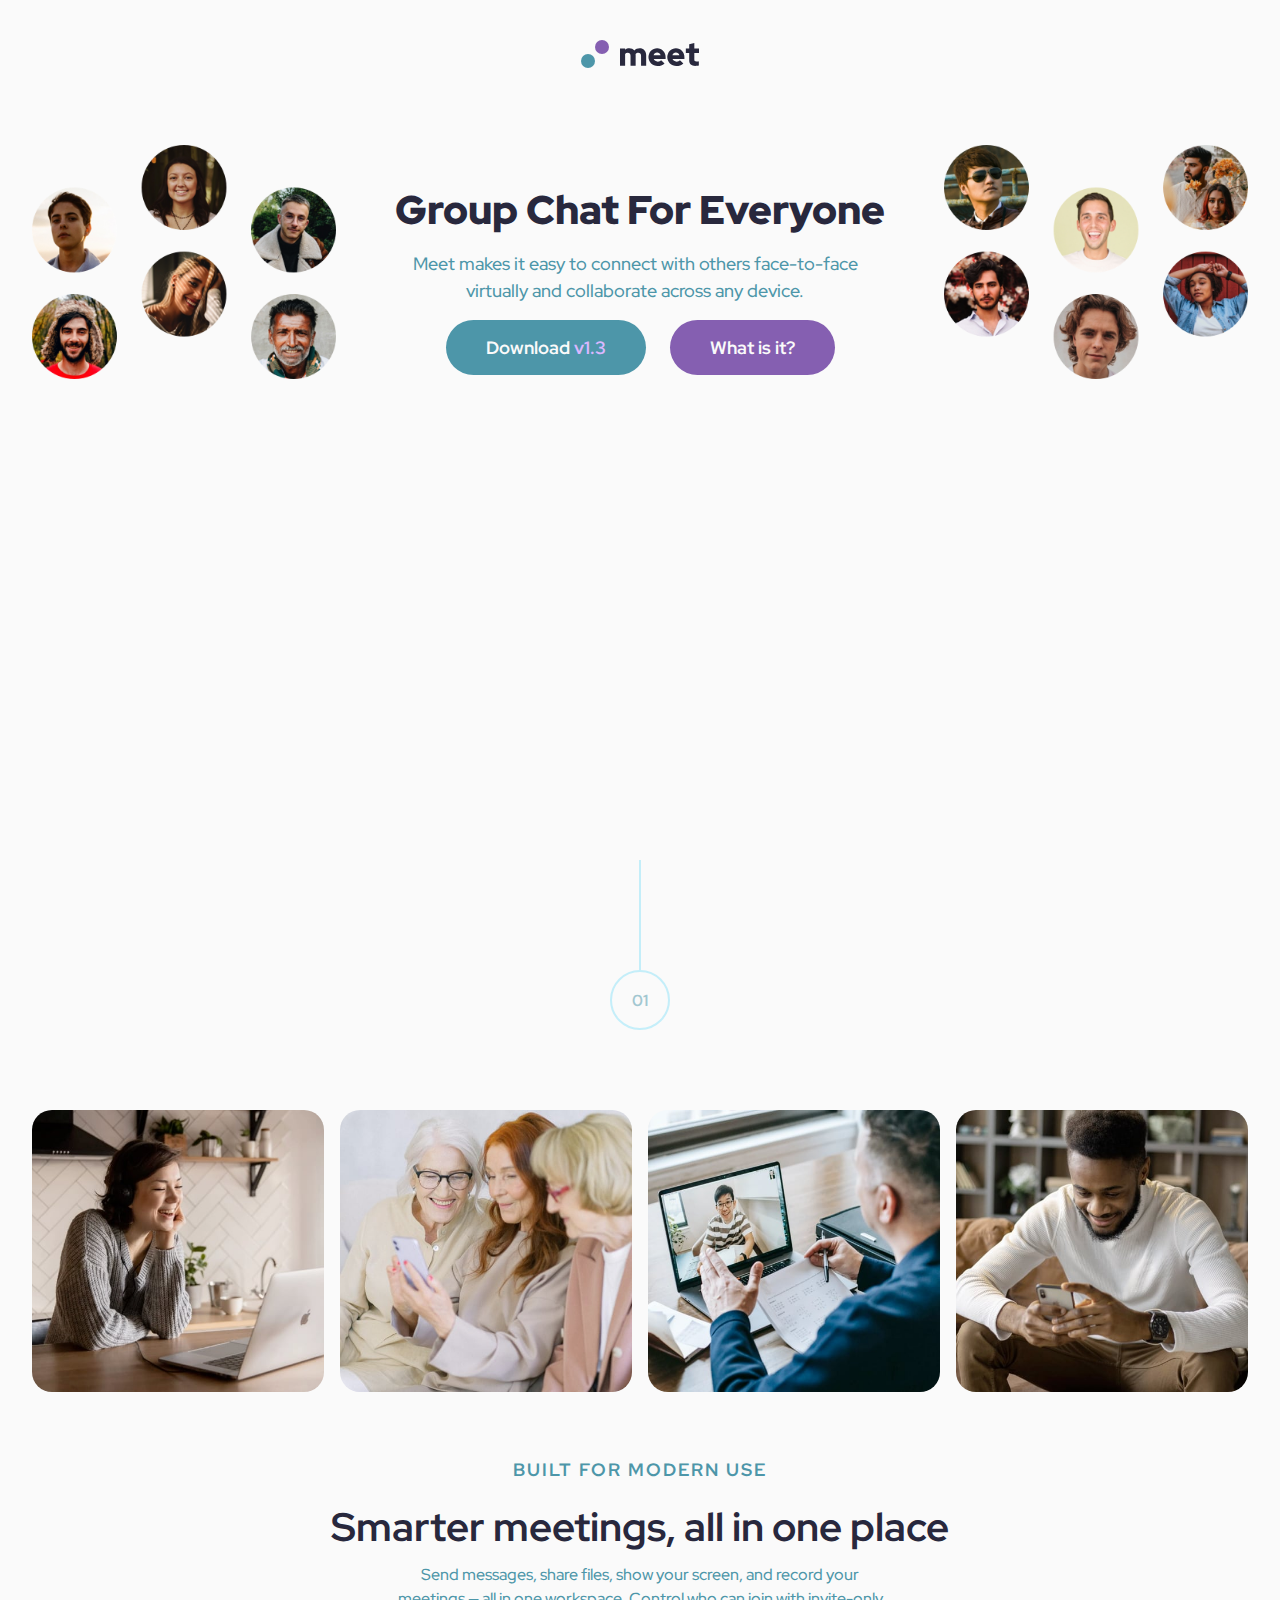
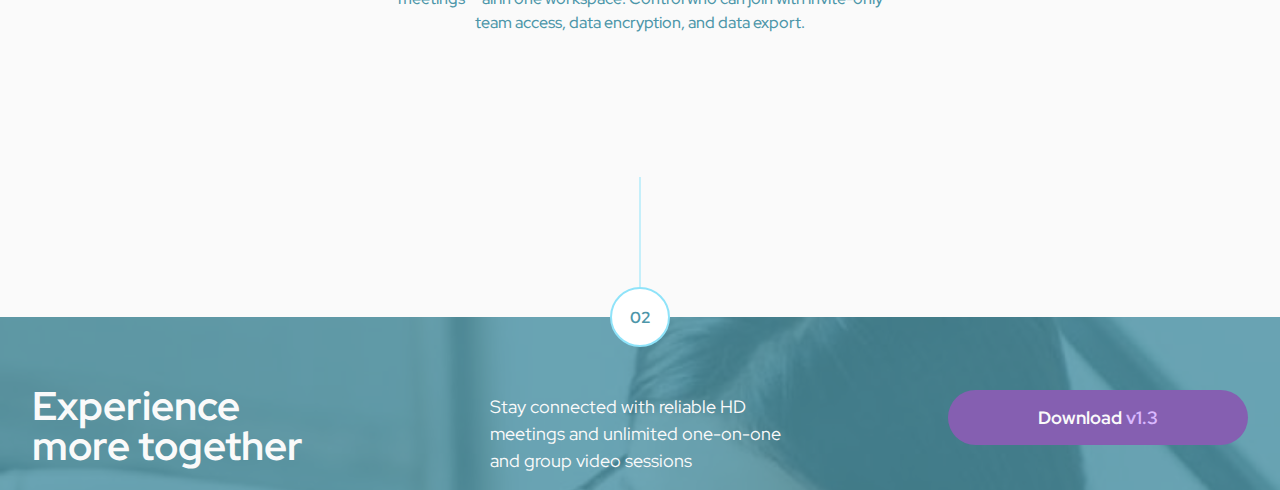
<file: starter-code/index.html>
<!DOCTYPE html>
<html lang="en">
  <head>
    <meta charset="UTF-8" />
    <meta name="viewport" content="width=device-width, initial-scale=1.0" />

    <link
      rel="icon"
      type="image/png"
      sizes="32x32"
      href="./assets/favicon-32x32.png"
    />
    <link rel="preconnect" href="https://fonts.googleapis.com" />
    <link rel="preconnect" href="https://fonts.gstatic.com" crossorigin />
    <link
      href="https://fonts.googleapis.com/css2?family=Red+Hat+Display:ital,wght@0,300..900;1,300..900&display=swap"
      rel="stylesheet"
    />
    <link rel="stylesheet" href="./styles.css" />

    <title>Frontend Mentor | Meet landing page</title>
  </head>
  <body>
    <header class="header">
      <div class="logo">
        <img src="./assets/logo.svg" class="logo-img" alt="" />
      </div>
      <div class="header__hero-container">
        <div class="img-left">
          <img src="./assets/desktop/image-hero-left.png" alt="" />
        </div>

        <div class="header__content">
          <h1>Group Chat For Everyone</h1>
          <p>
            Meet makes it easy to connect with others face-to-face virtually and
            collaborate across any device.
          </p>
          <div class="header__buttons">
            <button class="btn btn--primary">Download <span>v1.3</span></button>
            <button class="btn btn--secondary">What is it?</button>
          </div>
        </div>
        <div class="img-right">
          <img src="./assets/desktop/image-hero-right.png" alt="" />
        </div>
      </div>
    </header>
    <div class="decorator">01</div>
    <section class="section section--first">
      <div class="section__grid">
        <div class="section__grid-image">
          <img src="./assets/desktop/image-woman-in-videocall.jpg" alt="" />
        </div>
        <div class="section__grid-image">
          <img src="./assets/desktop/image-women-videochatting.jpg" alt="" />
        </div>
        <div class="section__grid-image">
          <img src="./assets/desktop/image-men-in-meeting.jpg" alt="" />
        </div>
        <div class="section__grid-image">
          <img src="./assets/desktop/image-man-texting.jpg" alt="" />
        </div>
      </div>

      <div class="section__content">
        <p class="section__sub-heading">Built for modern use</p>
        <h2 class="section__heading">Smarter meetings, all in one place</h2>
        <p class="section__text">
          Send messages, share files, show your screen, and record your meetings
          — all in one workspace. Control who can join with invite-only team
          access, data encryption, and data export.
        </p>
      </div>
    </section>

    <footer class="footer">
      <div class="decorator decorator--2">02</div>
      <div class="footer__content">
        <h2 class="footer__heading">Experience more together</h2>
        <p class="footer__text">
          Stay connected with reliable HD meetings and unlimited one-on-one and
          group video sessions
        </p>
        <button class="btn btn--primary">Download <span>v1.3</span></button>
      </div>
    </footer>

    <!--  What is it? 01 ,  02  . Download v1.3 -->
  </body>
</html>
</file>
<file: starter-code/styles.css>
* {
  margin: 0;
  padding: 0;
  box-sizing: border-box;
}

:root {
  --cyan-600: #4d96a9;
  --cyan-300: #8fe3f9;

  --purple-600: #855fb1;
  --purple-300: #d9b8ff;

  --slate-900: #28283d;
  --slate-600: #87879d;

  --white: #fafafa;
}

p {
  max-width: 45ch;
  margin-left: auto;
  margin-right: auto;
  line-height: 1.5;
}

body {
  font-family: "Red Hat Display", sans-serif;
  background-color: var(--white);
}

.header {
  min-height: 100vh;
}

.logo {
  margin: 40px auto;
  text-align: center;
}

.header__hero-container {
  display: flex;
  flex-direction: row;
  flex-wrap: wrap;
  justify-content: center;
  align-items: center;
  padding: 32px 32px 16px;
}

.header__hero-container img {
  width: 100%;
  height: 100%;
  object-fit: cover;
}

.img-right,
.img-left {
  width: 50%;
}

.header__content {
  order: 2;
}

.header__content h1 {
  font-size: 40px;
  text-align: center;
  color: var(--slate-900);
  font-weight: 900;
  line-height: 1.2;
  margin-top: 32px;
}

.header__content p {
  text-align: center;
  font-size: 18px;
  margin: 16px 0;
  line-height: 1.5;
  color: var(--cyan-600);
  font-weight: 500;
}

.header__buttons {
  display: flex;
  flex-direction: column;
  align-items: center;
  gap: 24px;
}

.btn {
  padding: 16px 40px;
  border-radius: 30px;
  border: none;
  font-family: inherit;
  font-size: 18px;
  font-weight: bold;
  color: var(--white);
}

.btn--primary {
  background-color: var(--cyan-600);
}

.btn--primary span {
  color: var(--purple-300);
}

.btn--secondary {
  background-color: var(--purple-600);
}

.decorator {
  margin: 160px auto 80px;
  width: 60px;
  height: 60px;
  border-radius: 50%;
  border: 2px solid var(--cyan-300);
  display: flex;
  align-items: center;
  justify-content: center;
  font-weight: bold;
  color: var(--cyan-600);
  opacity: 0.5;
  position: relative;
  z-index: 100;
}

.decorator::before {
  content: "";
  position: absolute;
  top: -100%;
  left: 50%;
  height: 112px;
  transform: translate(-50%, -50%);
  background-color: var(--cyan-300);
  width: 2px;
}

footer .decorator--2 {
  background-color: white;
  margin: 0;
  position: relative;
  top: -50%;
  left: 50%;
  opacity: 01;
  transform: translate(-50%, -50%);
}

.decorator--2::before {
  opacity: 0.5;
}

/* section grid */

.section__grid {
  padding: 0 32px;
  display: grid;
  grid-template-columns: repeat(auto-fit, minmax(130px, 1fr));
  gap: 16px;
  margin-bottom: 32px;
}

.section__grid img {
  width: 100%;
  height: 100%;
  border-radius: 20px;
}

.section__content {
  padding: 60px 32px;
  text-align: center;
}

.section__content .section__sub-heading {
  text-transform: uppercase;
  font-size: 18px;
  font-weight: bold;
  letter-spacing: 2px;
  color: var(--cyan-600);
  margin-bottom: 24px;
}

.section__content .section__heading {
  color: var(--slate-900);
  font-size: 40px;
  line-height: 1;
  margin-bottom: 16px;
}

.section__content .section__text {
  color: var(--cyan-600);
  font-weight: 500;
}

.footer {
  position: relative;
  background-image: url("./assets/mobile/image-footer.jpg");
  background-size: cover;
  background-repeat: no-repeat;
  margin-top: 250px;
  text-align: center;
  padding: 0 32px;
}

.footer::before {
  content: "";
  position: absolute;
  top: 0;
  left: 0;
  right: 0;
  bottom: 0;
  background-color: var(--cyan-600);

  opacity: 0.8;
  z-index: 1;
}

.footer .btn--primary {
  background-color: var(--purple-600);
}

.footer__content {
  position: relative;
  z-index: 100;
}

.footer__heading {
  font-size: 40px;
  color: var(--white);
  margin-bottom: 16px;
  line-height: 1;
}

.footer__text {
  margin: 16px auto;
  color: var(--white);
  font-size: 18px;
  line-height: 1.5;
  max-width: 47ch;
}

.footer .btn--primary {
  margin-bottom: 32px;
}

@media screen and (min-width: 768px) {
  .header__buttons {
    flex-direction: row;
    justify-content: center;
  }
}

@media screen and (min-width: 1024px) {
  .header__hero-container {
    flex-direction: row;
    flex-wrap: nowrap;
    justify-content: space-between;
    gap: 16px;
  }
  .header__content {
    order: initial;
  }

  .header__content p {
    max-width: 40ch;
  }

  .decorator {
    margin-top: 30px;
  }

  .img-right,
  .img-left {
    width: 25%;
  }

  .footer__content {
    text-align: left;
    display: grid;
    grid-template-columns: repeat(3, 300px);
    align-items: center;
    justify-content: space-between;
  }

  .section__content {
    padding: 32px;
  }
}
</file>
